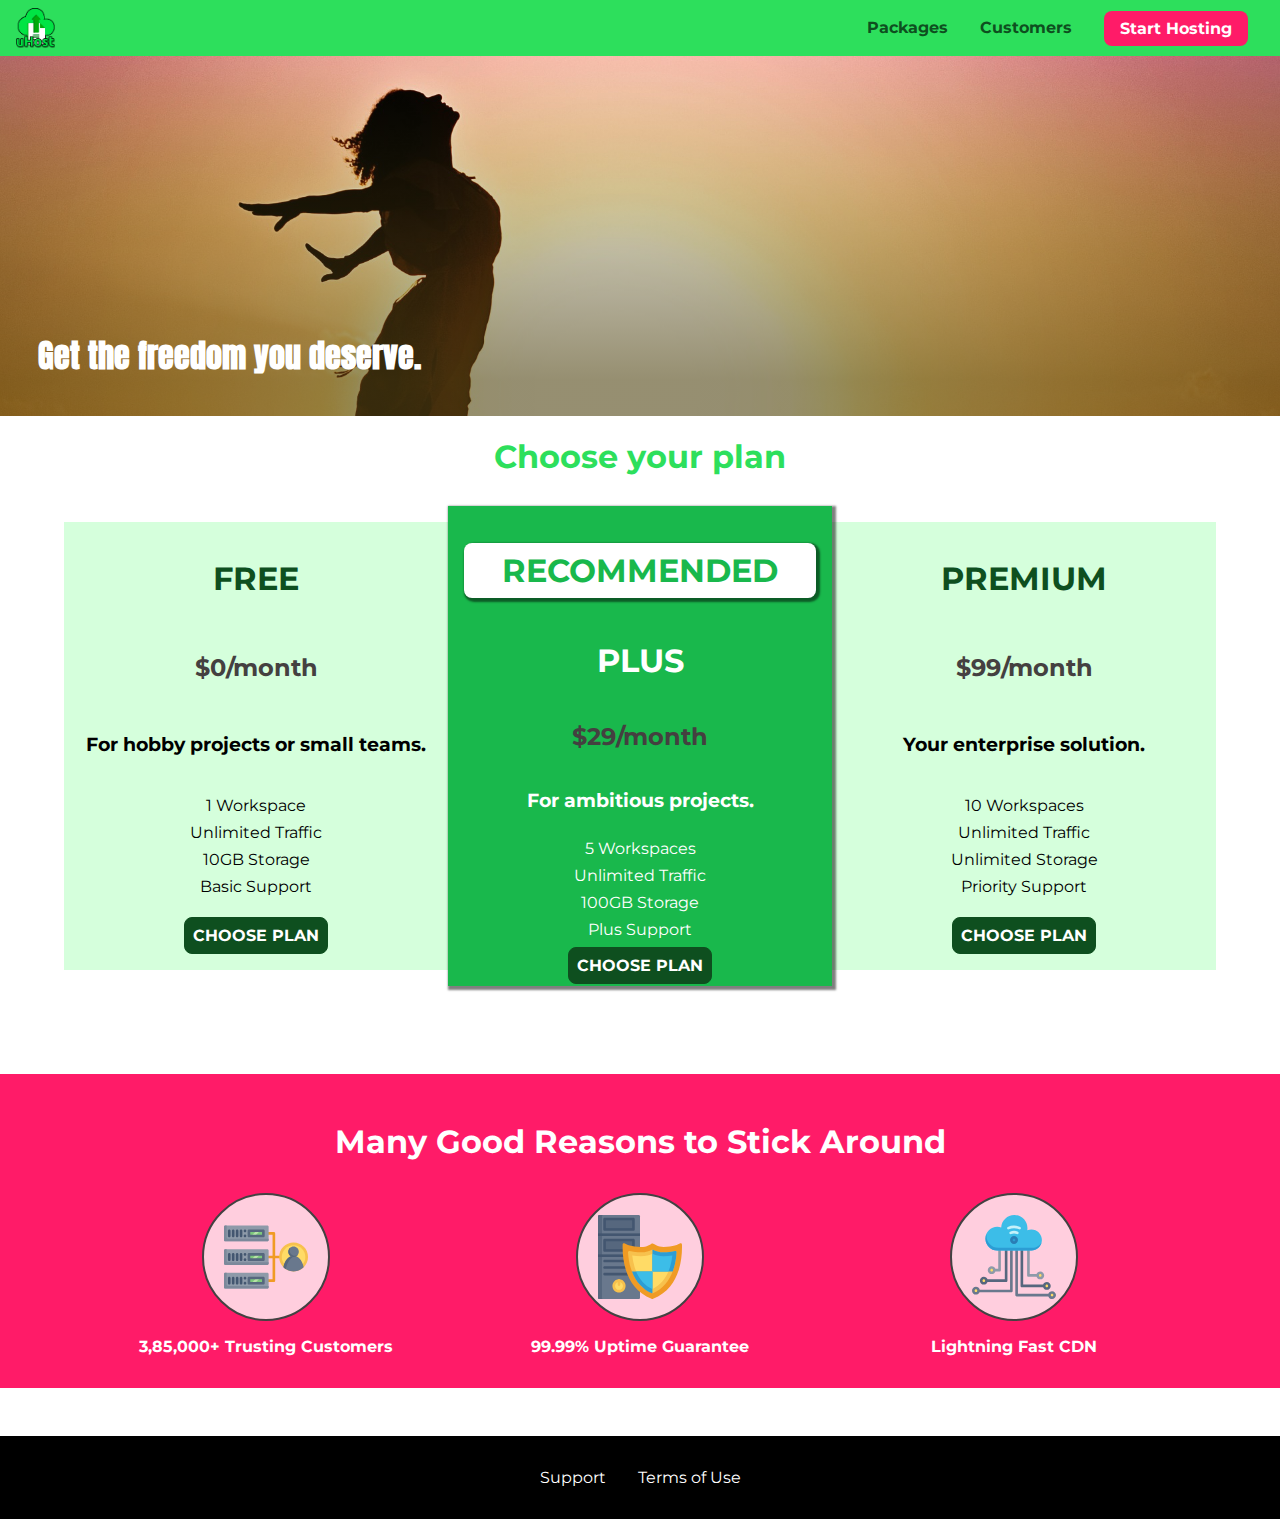
<file: index.html>
<!DOCTYPE html>
<html lang="en">
  <head>
    <meta charset="UTF-8" />
    <meta http-equiv="X-UA-Compatible" content="IE=edge" />
    <meta name="viewport" content="width=device-width, initial-scale=1.0" />
    <link rel="preconnect" href="https://fonts.googleapis.com" />
    <link rel="preconnect" href="https://fonts.gstatic.com" crossorigin />
    <link
      href="https://fonts.googleapis.com/css2?family=Anton&display=swap"
      rel="stylesheet"
    />
    <link
      href="https://fonts.googleapis.com/css2?family=Montserrat:wght@500&display=swap"
      rel="stylesheet"
    />
    <link rel="stylesheet" href="index.css" />
    <link rel="stylesheet" href="shared.css" />
    <title>uHost - Your favorite hosting company</title>
  </head>
  <body>
    <div class="backdrop"></div>
    <div class="modal">
      <h1 class="modal__title">Do you want to continue?</h1>
      <div class="modal__actions">
        <a href="./start-hosting/index.html" class="modal__action"> Yes!</a>
        <button class="modal__action modal__action--negative" type="button">
          No!
        </button>
      </div>
    </div>
    <header class="main-header">
      <div>
        <button class="toggle-button">
          <span class="toggle-button__bar"></span>
          <span class="toggle-button__bar"></span>
          <span class="toggle-button__bar"></span>
        </button>
        <a class="brand" href="index.html"
          ><img src="./uhost-icon.png" alt="uHost"
        /></a>
      </div>
      <nav class="nav-bar">
        <ul class="nav-items">
          <li class="nav-item">
            <a href="packages/index.html">Packages </a>
          </li>
          <li class="nav-item">
            <a href="customers/index.html"> Customers</a>
          </li>
          <li class="nav-item nav-item__cta">
            <a href="start-hosting/index.html">Start Hosting </a>
          </li>
        </ul>
      </nav>
    </header>
    <nav class="mobile-nav">
      <button class="mobile-nav__exit">X</button>
      <ul class="mobile-nav__items">
        <li class="mobile-nav__item">
          <a href="./packages/index.html">Packages</a>
        </li>
        <li class="mobile-nav__item">
          <a href="./customers/index.html">Customers</a>
        </li>
        <li class="mobile-nav__item mobile-nav_item--cta">
          <a href="./start-hosting/index.html">Start Hosting</a>
        </li>
      </ul>
    </nav>
    <main>
      <section id="product">
        <h1 class="title">Get the freedom you deserve.</h1>
      </section>
      <section id="plans-section">
        <h1 class="plan-header">Choose your plan</h1>
        <div class="plans-box">
          <article class="plans">
            <h1 class="plan-title">FREE</h1>
            <h2 class="plan-charge">$0/month</h2>
            <h3>For hobby projects or small teams.</h3>
            <ul class="plans-list">
              <li>1 Workspace</li>
              <li>Unlimited Traffic</li>
              <li>10GB Storage</li>
              <li>Basic Support</li>
            </ul>
            <div>
              <button class="button">CHOOSE PLAN</button>
            </div>
          </article>
          <article class="plans recommended">
            <h1 class="recommended-title">RECOMMENDED</h1>
            <h1 class="plan-title">PLUS</h1>
            <h2 class="plan-charge">$29/month</h2>
            <h3>For ambitious projects.</h3>
            <ul class="plans-list">
              <li>5 Workspaces</li>
              <li>Unlimited Traffic</li>
              <li>100GB Storage</li>
              <li>Plus Support</li>
            </ul>
            <div>
              <button class="button">CHOOSE PLAN</button>
            </div>
          </article>
          <article class="plans">
            <h1 class="plan-title">PREMIUM</h1>
            <h2 class="plan-charge">$99/month</h2>
            <h3>Your enterprise solution.</h3>
            <ul class="plans-list">
              <li>10 Workspaces</li>
              <li>Unlimited Traffic</li>
              <li>Unlimited Storage</li>
              <li>Priority Support</li>
            </ul>
            <div>
              <button class="button">CHOOSE PLAN</button>
            </div>
          </article>
        </div>
      </section>
      <section id="core-features">
        <h1>Many Good Reasons to Stick Around</h1>
        <ul class="core-features__list">
          <li>
            <div>
              <svg viewBox="0 0 512 512">
                <path
                  style="fill: #f09b24"
                  d="M344,248h-32V112c0-4.418-3.582-8-8-8h-40c-4.418,0-8,3.582-8,8s3.582,8,8,8h32v128h-32  c-4.418,0-8,3.582-8,8s3.582,8,8,8h32v128h-32c-4.418,0-8,3.582-8,8s3.582,8,8,8h40c4.418,0,8-3.582,8-8V264h32c4.418,0,8-3.582,8-8  S348.418,248,344,248z"
                />
                <path
                  style="fill: #8e9aa9"
                  d="M264,64H8c-4.418,0-8,3.582-8,8v80c0,4.418,3.582,8,8,8h256c4.418,0,8-3.582,8-8V72  C272,67.582,268.418,64,264,64z"
                />
                <path
                  style="fill: #7c899b"
                  d="M24,144c-4.418,0-8-3.582-8-8V64H8c-4.418,0-8,3.582-8,8v80c0,4.418,3.582,8,8,8h256  c4.418,0,8-3.582,8-8v-8H24z"
                />
                <rect
                  x="152"
                  y="96"
                  style="fill: #b8e3a8"
                  width="88"
                  height="32"
                />
                <g>
                  <polygon
                    style="fill: #7ec97d"
                    points="152,96 152,128 166,128 198,96  "
                  />
                  <polygon
                    style="fill: #7ec97d"
                    points="220,96 188,128 240,128 240,96  "
                  />
                </g>
                <path
                  style="fill: #56677e"
                  d="M240,136h-88c-4.418,0-8-3.582-8-8V96c0-4.418,3.582-8,8-8h88c4.418,0,8,3.582,8,8v32  C248,132.418,244.418,136,240,136z M160,120h72v-16h-72V120z"
                />
                <g>
                  <path
                    style="fill: #435670"
                    d="M32,136c-4.418,0-8-3.582-8-8V96c0-4.418,3.582-8,8-8s8,3.582,8,8v32C40,132.418,36.418,136,32,136z   "
                  />
                  <path
                    style="fill: #435670"
                    d="M56,136c-4.418,0-8-3.582-8-8V96c0-4.418,3.582-8,8-8s8,3.582,8,8v32C64,132.418,60.418,136,56,136z   "
                  />
                  <path
                    style="fill: #435670"
                    d="M80,136c-4.418,0-8-3.582-8-8V96c0-4.418,3.582-8,8-8s8,3.582,8,8v32C88,132.418,84.418,136,80,136z   "
                  />
                  <path
                    style="fill: #435670"
                    d="M104,136c-4.418,0-8-3.582-8-8V96c0-4.418,3.582-8,8-8s8,3.582,8,8v32   C112,132.418,108.418,136,104,136z"
                  />
                  <path
                    style="fill: #435670"
                    d="M128,105c-4.418,0-8-3.582-8-8v-1c0-4.418,3.582-8,8-8s8,3.582,8,8v1   C136,101.418,132.418,105,128,105z"
                  />
                  <path
                    style="fill: #435670"
                    d="M128,136c-4.418,0-8-3.582-8-8v-1c0-4.418,3.582-8,8-8s8,3.582,8,8v1   C136,132.418,132.418,136,128,136z"
                  />
                </g>
                <path
                  style="fill: #8e9aa9"
                  d="M264,208H8c-4.418,0-8,3.582-8,8v80c0,4.418,3.582,8,8,8h256c4.418,0,8-3.582,8-8v-80  C272,211.582,268.418,208,264,208z"
                />
                <path
                  style="fill: #7c899b"
                  d="M24,288c-4.418,0-8-3.582-8-8v-72H8c-4.418,0-8,3.582-8,8v80c0,4.418,3.582,8,8,8h256  c4.418,0,8-3.582,8-8v-8H24z"
                />
                <rect
                  x="152"
                  y="240"
                  style="fill: #b8e3a8"
                  width="88"
                  height="32"
                />
                <g>
                  <polygon
                    style="fill: #7ec97d"
                    points="152,240 152,272 166,272 198,240  "
                  />
                  <polygon
                    style="fill: #7ec97d"
                    points="220,240 188,272 240,272 240,240  "
                  />
                </g>
                <path
                  style="fill: #56677e"
                  d="M240,280h-88c-4.418,0-8-3.582-8-8v-32c0-4.418,3.582-8,8-8h88c4.418,0,8,3.582,8,8v32  C248,276.418,244.418,280,240,280z M160,264h72v-16h-72V264z"
                />
                <g>
                  <path
                    style="fill: #435670"
                    d="M32,280c-4.418,0-8-3.582-8-8v-32c0-4.418,3.582-8,8-8s8,3.582,8,8v32C40,276.418,36.418,280,32,280   z"
                  />
                  <path
                    style="fill: #435670"
                    d="M56,280c-4.418,0-8-3.582-8-8v-32c0-4.418,3.582-8,8-8s8,3.582,8,8v32C64,276.418,60.418,280,56,280   z"
                  />
                  <path
                    style="fill: #435670"
                    d="M80,280c-4.418,0-8-3.582-8-8v-32c0-4.418,3.582-8,8-8s8,3.582,8,8v32C88,276.418,84.418,280,80,280   z"
                  />
                  <path
                    style="fill: #435670"
                    d="M104,280c-4.418,0-8-3.582-8-8v-32c0-4.418,3.582-8,8-8s8,3.582,8,8v32   C112,276.418,108.418,280,104,280z"
                  />
                  <path
                    style="fill: #435670"
                    d="M128,249c-4.418,0-8-3.582-8-8v-1c0-4.418,3.582-8,8-8s8,3.582,8,8v1   C136,245.418,132.418,249,128,249z"
                  />
                  <path
                    style="fill: #435670"
                    d="M128,280c-4.418,0-8-3.582-8-8v-1c0-4.418,3.582-8,8-8s8,3.582,8,8v1   C136,276.418,132.418,280,128,280z"
                  />
                </g>
                <path
                  style="fill: #8e9aa9"
                  d="M264,352H8c-4.418,0-8,3.582-8,8v80c0,4.418,3.582,8,8,8h256c4.418,0,8-3.582,8-8v-80  C272,355.582,268.418,352,264,352z"
                />
                <path
                  style="fill: #7c899b"
                  d="M24,432c-4.418,0-8-3.582-8-8v-72H8c-4.418,0-8,3.582-8,8v80c0,4.418,3.582,8,8,8h256  c4.418,0,8-3.582,8-8v-8H24z"
                />
                <rect
                  x="152"
                  y="384"
                  style="fill: #b8e3a8"
                  width="88"
                  height="32"
                />
                <g>
                  <polygon
                    style="fill: #7ec97d"
                    points="152,384 152,416 166,416 198,384  "
                  />
                  <polygon
                    style="fill: #7ec97d"
                    points="220,384 188,416 240,416 240,384  "
                  />
                </g>
                <path
                  style="fill: #56677e"
                  d="M240,424h-88c-4.418,0-8-3.582-8-8v-32c0-4.418,3.582-8,8-8h88c4.418,0,8,3.582,8,8v32  C248,420.418,244.418,424,240,424z M160,408h72v-16h-72V408z"
                />
                <g>
                  <path
                    style="fill: #435670"
                    d="M32,424c-4.418,0-8-3.582-8-8v-32c0-4.418,3.582-8,8-8s8,3.582,8,8v32C40,420.418,36.418,424,32,424   z"
                  />
                  <path
                    style="fill: #435670"
                    d="M56,424c-4.418,0-8-3.582-8-8v-32c0-4.418,3.582-8,8-8s8,3.582,8,8v32C64,420.418,60.418,424,56,424   z"
                  />
                  <path
                    style="fill: #435670"
                    d="M80,424c-4.418,0-8-3.582-8-8v-32c0-4.418,3.582-8,8-8s8,3.582,8,8v32C88,420.418,84.418,424,80,424   z"
                  />
                  <path
                    style="fill: #435670"
                    d="M104,424c-4.418,0-8-3.582-8-8v-32c0-4.418,3.582-8,8-8s8,3.582,8,8v32   C112,420.418,108.418,424,104,424z"
                  />
                  <path
                    style="fill: #435670"
                    d="M128,393c-4.418,0-8-3.582-8-8v-1c0-4.418,3.582-8,8-8s8,3.582,8,8v1   C136,389.418,132.418,393,128,393z"
                  />
                  <path
                    style="fill: #435670"
                    d="M128,424c-4.418,0-8-3.582-8-8v-1c0-4.418,3.582-8,8-8s8,3.582,8,8v1   C136,420.418,132.418,424,128,424z"
                  />
                </g>
                <path
                  style="fill: #f7c14d"
                  d="M424,168c-48.523,0-88,39.477-88,88s39.477,88,88,88s88-39.477,88-88S472.523,168,424,168z"
                />
                <path
                  style="fill: #ffdb66"
                  d="M424,184c-39.701,0-72,32.299-72,72s32.299,72,72,72s72-32.299,72-72S463.701,184,424,184z"
                />
                <path
                  style="fill: #69788d"
                  d="M484.893,314.16C476.393,274.588,451.922,248,424,248s-52.393,26.588-60.893,66.16  c-0.605,2.82,0.354,5.749,2.511,7.664C381.731,336.124,402.465,344,424,344s42.269-7.876,58.381-22.176  C484.539,319.909,485.498,316.98,484.893,314.16z"
                />
                <path
                  style="fill: #56677e"
                  d="M434.053,249.171C430.768,248.403,427.411,248,424,248c-27.922,0-52.393,26.588-60.893,66.16  c-0.605,2.82,0.354,5.749,2.511,7.664c3.383,3.002,6.979,5.703,10.734,8.125C384.904,286.243,407.373,255.378,434.053,249.171z"
                />
                <path
                  style="fill: #69788d"
                  d="M424,192c-17.645,0-32,14.355-32,32s14.355,32,32,32s32-14.355,32-32S441.645,192,424,192z"
                />
                <path
                  style="fill: #56677e"
                  d="M432,248c-17.645,0-32-14.355-32-32c0-6.783,2.128-13.076,5.742-18.258  C397.444,203.53,392,213.138,392,224c0,17.645,14.355,32,32,32c10.862,0,20.471-5.444,26.258-13.742  C445.076,245.872,438.783,248,432,248z"
                />
              </svg>
            </div>
            <p>3,85,000+ Trusting Customers</p>
          </li>
          <li>
            <div>
              <svg viewBox="0 0 512 512">
                <path
                  style="fill: #69788d"
                  d="M248,0H8C3.582,0,0,3.582,0,8v496c0,4.418,3.582,8,8,8h240c4.418,0,8-3.582,8-8V8  C256,3.582,252.418,0,248,0z"
                />
                <path
                  style="fill: #56677e"
                  d="M24,504V8c0-4.418,3.582-8,8-8H8C3.582,0,0,3.582,0,8v496c0,4.418,3.582,8,8,8h24  C27.582,512,24,508.418,24,504z"
                />
                <g>
                  <rect
                    x="0"
                    y="112"
                    style="fill: #435670"
                    width="256"
                    height="16"
                  />
                  <rect
                    x="0"
                    y="240"
                    style="fill: #435670"
                    width="256"
                    height="16"
                  />
                </g>
                <path
                  style="fill: #f7c14d"
                  d="M128,392c-22.056,0-40,17.944-40,40s17.944,40,40,40s40-17.944,40-40S150.056,392,128,392z"
                />
                <path
                  style="fill: #ffdb66"
                  d="M128,408c-13.233,0-24,10.767-24,24s10.767,24,24,24s24-10.767,24-24S141.233,408,128,408z"
                />
                <path
                  style="fill: #f7c14d"
                  d="M128,392c-2.739,0-5.414,0.278-8,0.805V424c0,4.418,3.582,8,8,8c4.418,0,8-3.582,8-8v-31.195  C133.414,392.278,130.739,392,128,392z"
                />
                <g>
                  <path
                    style="fill: #435670"
                    d="M216,288H40c-4.418,0-8-3.582-8-8s3.582-8,8-8h176c4.418,0,8,3.582,8,8S220.418,288,216,288z"
                  />
                  <path
                    style="fill: #435670"
                    d="M216,328H40c-4.418,0-8-3.582-8-8s3.582-8,8-8h176c4.418,0,8,3.582,8,8S220.418,328,216,328z"
                  />
                  <path
                    style="fill: #435670"
                    d="M216,368H40c-4.418,0-8-3.582-8-8s3.582-8,8-8h176c4.418,0,8,3.582,8,8S220.418,368,216,368z"
                  />
                  <path
                    style="fill: #435670"
                    d="M216,16H40c-4.418,0-8,3.582-8,8v64c0,4.418,3.582,8,8,8h176c4.418,0,8-3.582,8-8V24   C224,19.582,220.418,16,216,16z"
                  />
                </g>
                <rect
                  x="48"
                  y="32"
                  style="fill: #56677e"
                  width="160"
                  height="48"
                />
                <path
                  style="fill: #435670"
                  d="M216,144H40c-4.418,0-8,3.582-8,8v64c0,4.418,3.582,8,8,8h176c4.418,0,8-3.582,8-8v-64  C224,147.582,220.418,144,216,144z"
                />
                <rect
                  x="48"
                  y="160"
                  style="fill: #56677e"
                  width="160"
                  height="48"
                />
                <path
                  style="fill: #f09b24"
                  d="M511.747,180.237c-0.194-6.537-8.107-10.107-13.135-5.894c-5.6,4.693-42.904,21.282-98.514,21.282  c-33.45,0-64.625-20.999-64.929-21.206c-2.9-1.991-6.764-1.85-9.512,0.346c-2.677,2.135-27.201,20.86-63.793,20.86  c-55.607,0-92.914-16.589-98.515-21.282c-5.028-4.211-12.941-0.645-13.135,5.894c-1.634,54.834,4.655,105.941,18.693,151.903  c12.096,39.604,29.759,74.047,52.497,102.373c27.538,34.304,62.743,59.882,104.66,76.045c3.069,1.918,6.757,1.921,9.83,0  c41.917-16.163,77.122-41.741,104.66-76.045c22.738-28.326,40.401-62.77,52.497-102.373  C507.092,286.179,513.381,235.071,511.747,180.237z"
                />
                <path
                  style="fill: #f7c14d"
                  d="M476.21,221.226c-1.953-1.631-4.568-2.235-7.036-1.628c-21.686,5.327-44.926,8.028-69.075,8.028  c-25.926,0-49.633-8.975-64.955-16.504c-2.307-1.134-5.016-1.091-7.284,0.116c-14.059,7.477-36.919,16.388-65.994,16.388  c-24.153,0-47.394-2.701-69.075-8.028c-5.155-1.268-10.221,2.966-9.894,8.261c2.077,33.693,7.668,65.635,16.616,94.935  c22.774,74.565,66.139,126.334,128.888,153.868c2.032,0.891,4.397,0.891,6.43,0c61.777-27.107,104.716-78.876,127.62-153.868  c8.948-29.3,14.539-61.241,16.616-94.935C479.224,225.319,478.163,222.856,476.21,221.226z"
                />
                <path
                  style="fill: #ffdb66"
                  d="M331.609,451.727c-52.604-25.289-89.304-70.987-109.144-135.944  c-6.532-21.39-11.162-44.336-13.82-68.447c17.133,2.852,34.952,4.291,53.22,4.291c29.394,0,53.376-7.793,69.978-15.561  c17.44,7.736,41.656,15.561,68.256,15.561c18.267,0,36.085-1.439,53.219-4.291c-2.659,24.112-7.288,47.06-13.82,68.448  C419.545,381.108,383.27,426.805,331.609,451.727z"
                />
                <g>
                  <path
                    style="fill: #2c9dd4"
                    d="M479.066,227.858c0.157-2.539-0.903-5.002-2.856-6.633s-4.568-2.235-7.036-1.628   c-21.686,5.327-44.926,8.028-69.075,8.028c-25.926,0-49.633-8.975-64.955-16.504c-1.057-0.52-2.2-0.78-3.345-0.806l-0.072,133.351   h123.601c2.556-6.746,4.933-13.702,7.123-20.874C471.398,293.493,476.989,261.552,479.066,227.858z"
                  />
                  <path
                    style="fill: #2c9dd4"
                    d="M206.658,343.667c24.153,63.42,65.028,108.108,121.743,132.995c1.031,0.452,2.147,0.673,3.263,0.666   l0.063-133.661H206.658z"
                  />
                </g>
                <g>
                  <path
                    style="fill: #3cbde8"
                    d="M439.497,315.783c6.532-21.389,11.161-44.336,13.82-68.448c-17.134,2.852-34.952,4.291-53.219,4.291   c-26.6,0-50.815-7.824-68.256-15.561l-0.116,107.601h97.758C433.179,334.807,436.524,325.518,439.497,315.783z"
                  />
                  <path
                    style="fill: #3cbde8"
                    d="M232.523,343.667c21.144,50.298,54.363,86.56,99.087,108.06l0.117-108.06H232.523z"
                  />
                </g>
              </svg>
            </div>
            <p>99.99% Uptime Guarantee</p>
          </li>
          <li>
            <div>
              <svg viewBox="0 0 512 512">
                <path
                  style="fill: #8e9aa9"
                  d="M168,200c-4.418,0-8,3.582-8,8v120h-17.376c-3.302-9.311-12.194-16-22.624-16  c-13.234,0-24,10.767-24,24s10.766,24,24,24c10.429,0,19.321-6.689,22.624-16H168c4.418,0,8-3.582,8-8V208  C176,203.582,172.418,200,168,200z"
                />
                <path
                  style="fill: #ffdb66"
                  d="M120,328c-4.411,0-8,3.589-8,8s3.589,8,8,8s8-3.589,8-8S124.411,328,120,328z"
                />
                <path
                  style="fill: #56677e"
                  d="M208,200c-4.418,0-8,3.582-8,8v184H94.624C91.322,382.689,82.43,376,72,376  c-13.234,0-24,10.767-24,24s10.766,24,24,24c10.429,0,19.321-6.689,22.624-16H208c4.418,0,8-3.582,8-8V208  C216,203.582,212.418,200,208,200z"
                />
                <path
                  style="fill: #ffdb66"
                  d="M72,392c-4.411,0-8,3.589-8,8s3.589,8,8,8s8-3.589,8-8S76.411,392,72,392z"
                />
                <path
                  style="fill: #69788d"
                  d="M240,208c-4.418,0-8,3.582-8,8v239H47.24c-2.671-10.34-12.078-18-23.24-18c-13.234,0-24,10.767-24,24  s10.766,24,24,24c9.666,0,18.009-5.747,21.809-14H240c4.418,0,8-3.582,8-8V216C248,211.582,244.418,208,240,208z"
                />
                <path
                  style="fill: #ffdb66"
                  d="M24,453c-4.411,0-8,3.589-8,8s3.589,8,8,8s8-3.589,8-8S28.411,453,24,453z"
                />
                <path
                  style="fill: #69788d"
                  d="M488,464c-10.429,0-19.321,6.689-22.624,16H280V208c0-4.418-3.582-8-8-8s-8,3.582-8,8v280  c0,4.418,3.582,8,8,8h193.376c3.302,9.311,12.194,16,22.624,16c13.234,0,24-10.767,24-24S501.234,464,488,464z"
                />
                <path
                  style="fill: #ffdb66"
                  d="M488,480c-4.411,0-8,3.589-8,8s3.589,8,8,8s8-3.589,8-8S492.411,480,488,480z"
                />
                <path
                  style="fill: #56677e"
                  d="M456,408c-10.429,0-19.321,6.689-22.624,16H312V208c0-4.418-3.582-8-8-8s-8,3.582-8,8v224  c0,4.418,3.582,8,8,8h129.376c3.302,9.311,12.194,16,22.624,16c13.234,0,24-10.767,24-24S469.234,408,456,408z"
                />
                <path
                  style="fill: #ffdb66"
                  d="M456,424c-4.411,0-8,3.589-8,8s3.589,8,8,8s8-3.589,8-8S460.411,424,456,424z"
                />
                <path
                  style="fill: #8e9aa9"
                  d="M416,344c-10.429,0-19.321,6.689-22.624,16H352V208c0-4.418-3.582-8-8-8s-8,3.582-8,8v160  c0,4.418,3.582,8,8,8h49.376c3.302,9.311,12.194,16,22.624,16c13.234,0,24-10.767,24-24S429.234,344,416,344z"
                />
                <path
                  style="fill: #ffdb66"
                  d="M416,360c-4.411,0-8,3.589-8,8s3.589,8,8,8s8-3.589,8-8S420.411,360,416,360z"
                />
                <path
                  style="fill: #3cbde8"
                  d="M362,88c-8.741,0-17.231,1.751-25.06,5.085C337.646,88.797,338,84.43,338,80  c0-44.112-35.888-80-80-80c-42.823,0-77.895,33.816-79.909,76.149C170.393,73.415,162.244,72,154,72c-39.701,0-72,32.299-72,72  s32.299,72,72,72h208c35.29,0,64-28.71,64-64S397.29,88,362,88z"
                />
                <path
                  style="fill: #2c9dd4"
                  d="M368,200H160c-39.701,0-72-32.299-72-72c0-5.863,0.721-11.559,2.05-17.019  C84.918,120.88,82,132.102,82,144c0,39.701,32.299,72,72,72h208c30.389,0,55.88-21.296,62.379-49.743  C413.565,186.327,392.352,200,368,200z"
                />
                <path
                  style="fill: #2a7db5"
                  d="M256,128c-13.234,0-24,10.767-24,24s10.766,24,24,24c13.233,0,24-10.767,24-24S269.233,128,256,128z"
                />
                <path
                  style="fill: #2c9dd4"
                  d="M256,144c-4.411,0-8,3.589-8,8s3.589,8,8,8c4.411,0,8-3.589,8-8S260.411,144,256,144z"
                />
                <g>
                  <path
                    style="fill: #c5f1fa"
                    d="M221.755,87.695c-2.994,0-5.864-1.688-7.233-4.572c-1.894-3.991-0.194-8.763,3.798-10.657   C230.157,66.849,242.834,64,256,64c13.166,0,25.844,2.849,37.68,8.466c3.992,1.895,5.692,6.666,3.798,10.657   s-6.666,5.692-10.657,3.798C277.144,82.328,266.774,80,256,80c-10.774,0-21.144,2.328-30.821,6.921   C224.072,87.446,222.904,87.695,221.755,87.695z"
                  />
                  <path
                    style="fill: #c5f1fa"
                    d="M276.545,116.618c-1.148,0-2.316-0.249-3.424-0.774C267.745,113.293,261.985,112,256,112   c-5.985,0-11.745,1.293-17.121,3.844c-3.991,1.895-8.763,0.192-10.657-3.798c-1.894-3.992-0.193-8.764,3.798-10.657   C239.557,97.813,247.625,96,256,96c8.376,0,16.444,1.813,23.98,5.389c3.991,1.894,5.692,6.665,3.798,10.657   C282.41,114.93,279.539,116.618,276.545,116.618z"
                  />
                </g>
              </svg>
            </div>
            <p>Lightning Fast CDN</p>
          </li>
        </ul>
      </section>
    </main>
    <footer class="main-footer">
      <nav claass="footer-nav">
        <ul class="footer-nav__list">
          <li><a href="#">Support</a></li>
          <li><a href="#">Terms of Use</a></li>
        </ul>
      </nav>
    </footer>
    <script src="./shared.js"></script>
  </body>
</html>
</file>
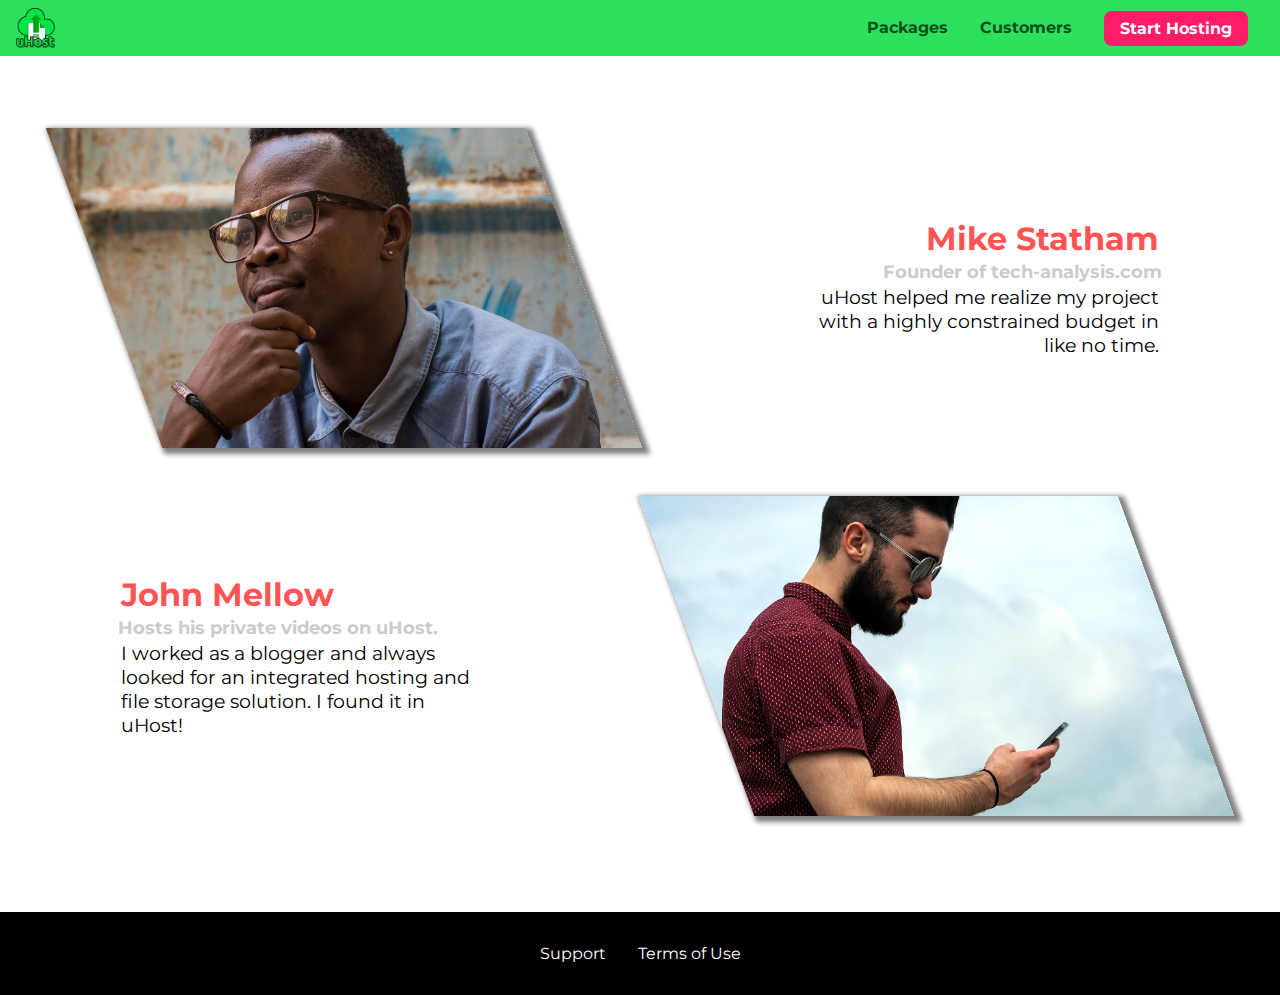
<file: customers/index.html>
<!DOCTYPE html>
<html lang="en">
  <head>
    <meta charset="UTF-8" />
    <meta name="viewport" content="width=device-width, initial-scale=1.0" />
    <meta http-equiv="X-UA-Compatible" content="ie=edge" />
    <title>uHost Customers</title>
    <link rel="shortcut icon" href="../favicon.png" />
    <link
      href="https://fonts.googleapis.com/css?family=Anton|Montserrat:400,700"
      rel="stylesheet"
    />
    <link
      href="https://fonts.googleapis.com/css2?family=Anton&display=swap"
      rel="stylesheet"
    />
    <link rel="stylesheet" href="../shared.css" />
    <link rel="stylesheet" href="customers.css" />
  </head>

  <body>
    <div class="backdrop"></div>

    <header class="main-header">
      <div>
        <button class="toggle-button">
          <span class="toggle-button__bar"></span>
          <span class="toggle-button__bar"></span>
          <span class="toggle-button__bar"></span>
        </button>
        <a class="brand" href="../index.html"
          ><img src="../uhost-icon.png" alt="uHost"
        /></a>
      </div>
      <nav class="nav-bar">
        <ul class="nav-items">
          <li class="nav-item">
            <a href="../packages/index.html">Packages </a>
          </li>
          <li class="nav-item">
            <a href="./index.html"> Customers</a>
          </li>
          <li class="nav-item nav-item__cta">
            <a href="../start-hosting/index.html">Start Hosting </a>
          </li>
        </ul>
      </nav>
    </header>
    <nav class="mobile-nav">
      <button class="mobile-nav__exit">X</button>
      <ul class="mobile-nav__items">
        <li class="mobile-nav__item">
          <a href="../packages/index.html">Packages</a>
        </li>
        <li class="mobile-nav__item">
          <a href="./index.html">Customers</a>
        </li>
        <li class="mobile-nav__item mobile-nav_item--cta">
          <a href="../start-hosting/index.html">Start Hosting</a>
        </li>
      </ul>
    </nav>
    <main>
      <div>
        <div class="testimonial" id="customer-1">
          <div class="testimonial__image-container">
            <img
              src="./customer-1.jpg"
              alt="Mike Statham - Customer"
              class="testimonial__image"
            />
          </div>
          <div class="testimonial__info">
            <h1 class="testimonial__name">Mike Statham</h1>
            <h2 class="testimonial__subtitle">
              Founder of
              <a href="tech-analysis.com">tech-analysis.com</a>
            </h2>
            <p class="testimonial__text">
              uHost helped me realize my project with a highly constrained
              budget in like no time.
            </p>
          </div>
        </div>
        <div class="testimonial" id="customer-2">
          <div class="testimonial__info">
            <h1 class="testimonial__name">John Mellow</h1>
            <h2 class="testimonial__subtitle">
              Hosts his private videos on uHost.
            </h2>
            <p class="testimonial__text">
              I worked as a blogger and always looked for an integrated hosting
              and file storage solution. I found it in uHost!
            </p>
          </div>
          <div class="testimonial__image-container">
            <img
              src="./customer-2.jpg"
              alt="John Mellow - Customer"
              class="testimonial__image"
            />
          </div>
        </div>
      </div>
    </main>
    <footer class="main-footer">
      <nav claass="footer-nav">
        <ul class="footer-nav__list">
          <li><a href="#">Support</a></li>
          <li><a href="#">Terms of Use</a></li>
        </ul>
      </nav>
    </footer>
    <script src="../shared.js"></script>
  </body>
</html>
</file>
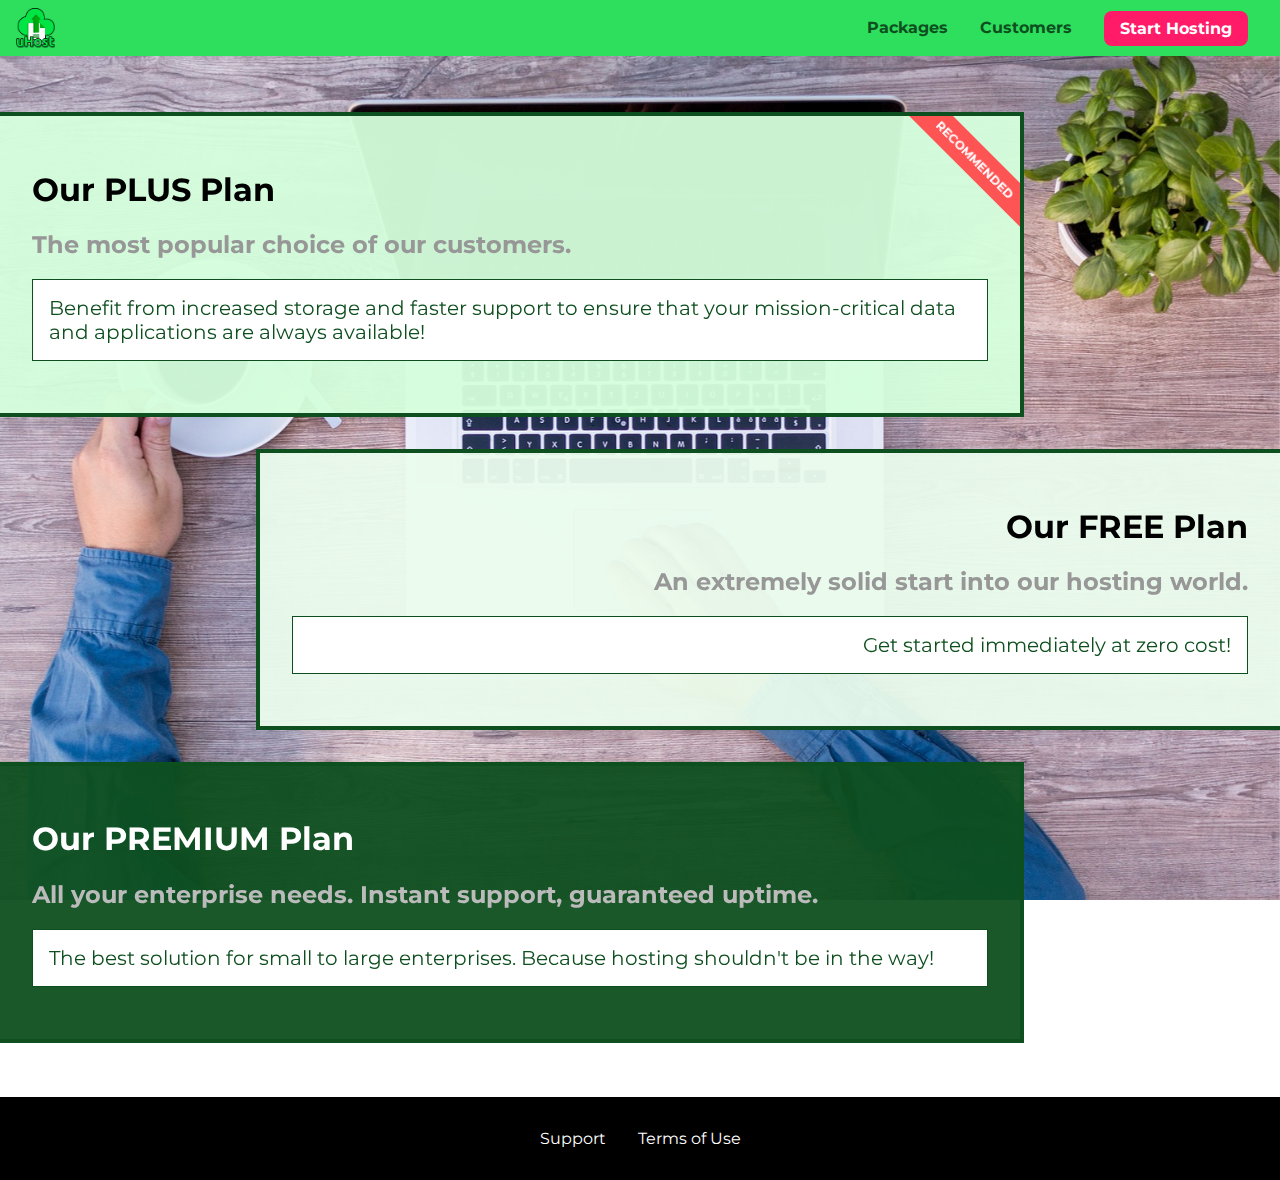
<file: packages/index.html>
<!DOCTYPE html>
<html lang="en">
  <head>
    <meta charset="UTF-8" />
    <meta http-equiv="X-UA-Compatible" content="IE=edge" />
    <meta name="viewport" content="width=device-width, initial-scale=1.0" />
    <link rel="preconnect" href="https://fonts.googleapis.com" />
    <link rel="preconnect" href="https://fonts.gstatic.com" crossorigin />
    <link
      href="https://fonts.googleapis.com/css2?family=Montserrat:wght@500&display=swap"
      rel="stylesheet"
    />
    <link rel="stylesheet" href="../shared.css" />
    <link rel="stylesheet" href="./packages.css" />
    <title>uHost - Your favorite hosting company</title>
  </head>
  <body>
    <div class="backdrop"></div>
    <div class="background-image"></div>
    <header class="main-header">
      <div>
        <button class="toggle-button">
          <span class="toggle-button__bar"></span>
          <span class="toggle-button__bar"></span>
          <span class="toggle-button__bar"></span>
        </button>
        <a class="brand" href="../index.html"
          ><img src="../uhost-icon.png" alt="uHost"
        /></a>
      </div>
      <nav class="nav-bar">
        <ul class="nav-items">
          <li class="nav-item">
            <a href="index.html">Packages </a>
          </li>
          <li class="nav-item">
            <a href="../customers/index.html"> Customers</a>
          </li>
          <li class="nav-item nav-item__cta">
            <a href="../start-hosting/index.html">Start Hosting </a>
          </li>
        </ul>
      </nav>
    </header>
    <nav class="mobile-nav">
      <button class="mobile-nav__exit">X</button>
      <ul class="mobile-nav__items">
        <li class="mobile-nav__item">
          <a href="index.html">Packages</a>
        </li>
        <li class="mobile-nav__item">
          <a href="../customers/index.html">Customers</a>
        </li>
        <li class="mobile-nav__item mobile-nav_item--cta">
          <a href="../start-hosting/index.html">Start Hosting</a>
        </li>
      </ul>
    </nav>
    <main>
      <section class="package-plan" id="plus">
        <a href="#">
          <h1>Our PLUS Plan</h1>
          <h2 class="package-badge">RECOMMENDED</h2>
          <h2>The most popular choice of our customers.</h2>
          <p>
            Benefit from increased storage and faster support to ensure that
            your mission-critical data and applications are always available!
          </p>
        </a>
      </section>
      <section class="package-plan" id="free">
        <a href="#">
          <h1>Our FREE Plan</h1>
          <h2>An extremely solid start into our hosting world.</h2>
          <p>Get started immediately at zero cost!</p>
        </a>
      </section>
      <div class="clearfix"></div>
      <section class="package-plan" id="premium">
        <a href="#">
          <h1>Our PREMIUM Plan</h1>
          <h2>
            All your enterprise needs. Instant support, guaranteed uptime.
          </h2>
          <p>
            The best solution for small to large enterprises. Because hosting
            shouldn't be in the way!
          </p>
        </a>
      </section>
    </main>
    <footer class="main-footer">
      <nav claass="footer-nav">
        <ul class="footer-nav__list">
          <li><a href="#">Support</a></li>
          <li><a href="#">Terms of Use</a></li>
        </ul>
      </nav>
    </footer>
    <script src="../shared.js"></script>
  </body>
</html>
</file>
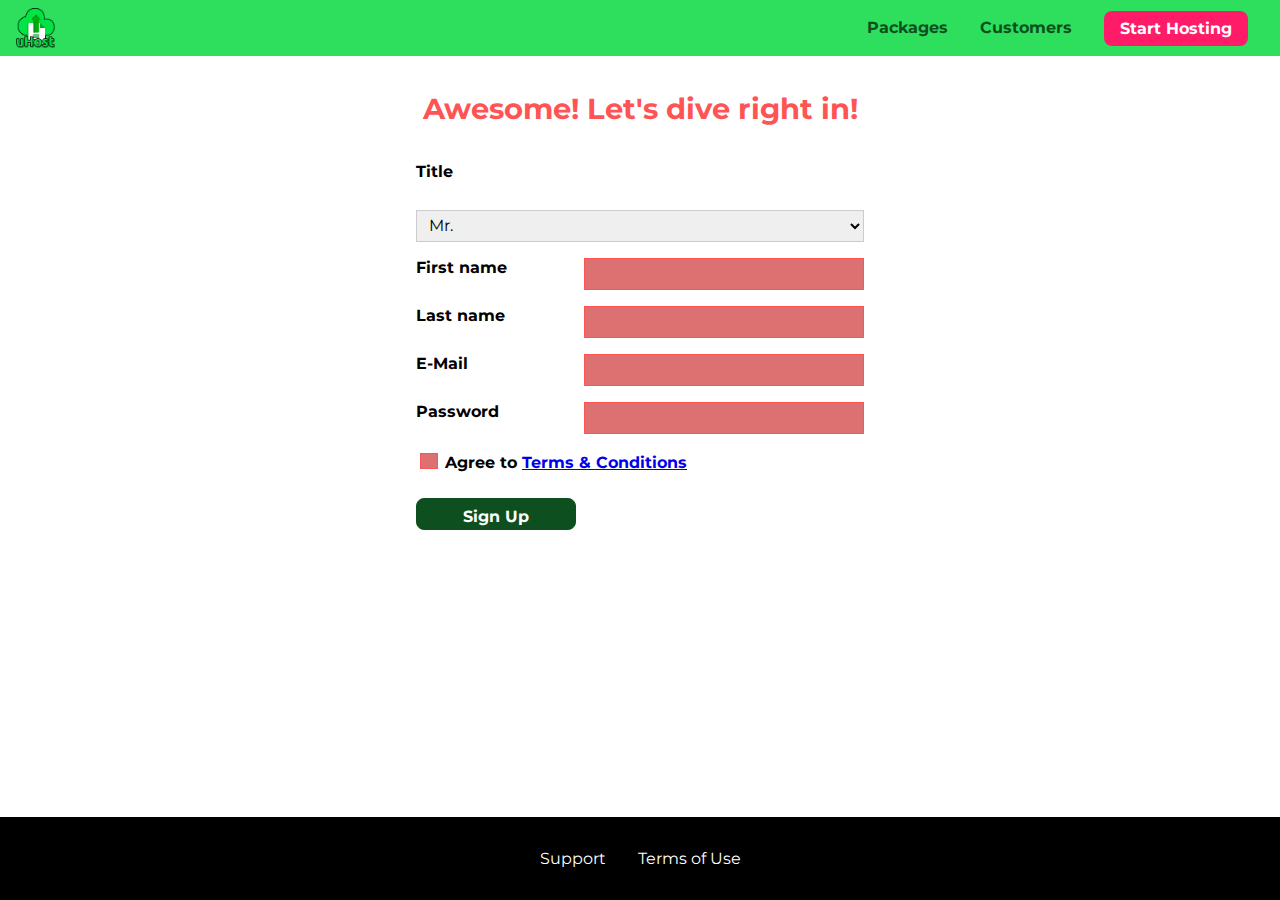
<file: start-hosting/index.html>
<!DOCTYPE html>
<html lang="en">
  <head>
    <meta charset="UTF-8" />
    <meta http-equiv="X-UA-Compatible" content="IE=edge" />
    <meta name="viewport" content="width=device-width, initial-scale=1.0" />
    <link rel="preconnect" href="https://fonts.googleapis.com" />
    <link rel="preconnect" href="https://fonts.gstatic.com" crossorigin />
    <link
      href="https://fonts.googleapis.com/css2?family=Montserrat:wght@500&display=swap"
      rel="stylesheet"
    />
    <link rel="stylesheet" href="../shared.css" />
    <link rel="stylesheet" href="./start-hosting.css" />
    <title>Start Hosting</title>
  </head>
  <body>
    <div class="backdrop"></div>
    <header class="main-header">
      <div>
        <button class="toggle-button">
          <span class="toggle-button__bar"></span>
          <span class="toggle-button__bar"></span>
          <span class="toggle-button__bar"></span>
        </button>
        <a class="brand" href="../index.html"
          ><img src="../uhost-icon.png" alt="uHost"
        /></a>
      </div>
      <nav class="nav-bar">
        <ul class="nav-items">
          <li class="nav-item">
            <a href="../packages/index.html">Packages </a>
          </li>
          <li class="nav-item">
            <a href="../customers/index.html"> Customers</a>
          </li>
          <li class="nav-item nav-item__cta">
            <a href="index.html">Start Hosting </a>
          </li>
        </ul>
      </nav>
    </header>
    <nav class="mobile-nav">
      <button class="mobile-nav__exit">X</button>
      <ul class="mobile-nav__items">
        <li class="mobile-nav__item">
          <a href="../packages/index.html">Packages</a>
        </li>
        <li class="mobile-nav__item">
          <a href="../customers/index.html">Customers</a>
        </li>
        <li class="mobile-nav__item mobile-nav_item--cta">
          <a href="index.html">Start Hosting</a>
        </li>
      </ul>
    </nav>
    <main class="signup-page">
      <h1 class="signup-title">Awesome! Let's dive right in!</h1>
      <form action="index.html" class="signup-form">
        <label for="title">Title</label>
        <select id="title">
          <option value="mr">Mr.</option>
          <option value="ms">Ms.</option>
        </select>
        <label for="first-name">First name</label>
        <input type="text" id="first-name" required />
        <label for="last-name">Last name</label>
        <input type="text" id="last-name" required />
        <label for="email">E-Mail</label>
        <input type="email" id="email" required />
        <label for="password">Password</label>
        <input type="password" id="password" required />

        <div class="signup-form__checkbox">
          <input type="checkbox" id="agree-terms" required />
          <label for="agree-terms"
            >Agree to
            <a href="#">Terms &amp; Conditions</a>
          </label>
        </div>

        <button type="submit" class="button">Sign Up</button>
      </form>
    </main>
    <footer class="main-footer">
      <nav claass="footer-nav">
        <ul class="footer-nav__list">
          <li><a href="#">Support</a></li>
          <li><a href="#">Terms of Use</a></li>
        </ul>
      </nav>
    </footer>
    <script src="../shared.js"></script>
  </body>
</html>
</file>
<file: index.css>
#product {
  background: linear-gradient(to top, rgba(80, 68, 18, 0.6) 10%, transparent),
    url("freedom.jpg") center / cover no-repeat border-box, #ff1b68;

  height: 33vh;
  width: 100%;
  /* overflow-x: hidden; */

  position: relative;
}
h1.title {
  font-family: "Anton", sans-serif;
  color: #ffffff;
  position: absolute;
  bottom: 4%;
  left: 3%;
  font-size: 1.3rem;
}
@media (min-width: 40rem) {
  #product {
    height: 40vh;
    background-position: 50% 25%;
  }
  h1.title {
    font-size: 2rem;
  }
}

.modal {
  position: fixed;
  opacity: 0;
  transform: translateY(-3rem);
  transition: opacity 0.2s ease-out, transform 0.5s ease-out;
  z-index: 200;
  top: 20%;
  left: 25%;
  width: 50%;
  min-width: 11rem;
  background: white;
  padding: 1rem;
  border: 1px solid #ccc;
  box-shadow: 1px 1px 1px rgba(0, 0, 0, 0.5);
}

.modal__title {
  text-align: center;
  margin: 0 0 1rem 0;
}

.modal__actions {
  text-align: center;
}

.modal__action {
  border: 1px solid #0e4f1f;
  background: #0e4f1f;
  text-decoration: none;
  color: white;
  font: inherit;
  padding: 0.5rem 1rem;
  cursor: pointer;
}

.modal__action:hover,
.modal__action:active {
  background: #2ddf5c;
  border-color: #2ddf5c;
}

.modal__action--negative {
  background: red;
  border-color: red;
}

.modal__action--negative:hover,
.modal__action--negative:active {
  background: #ff5454;
  border-color: #ff5454;
}

.plan-header {
  color: #2ddf5c;
  text-align: center;
}

.plans {
  background: #d5ffdc;
  text-align: center;
  padding: 1rem;
  margin: 0.5rem 0;
  width: 100%;
}
.plan-title {
  color: #0e4f1f;
}
.plan-charge {
  color: rgb(68, 64, 64);
}
.recommended {
  background: #19b84c;
  color: white;
}
.recommended-title {
  background: white;
  color: #19b84c;
  padding: 0.5rem;
  box-shadow: 2px 2px 2px 2px rgba(0, 0, 0, 0.5);
  border-radius: 8px;
}
.recommended .plan-title {
  color: white;
}
.plans-list {
  list-style: none;
  margin: 0;
  padding: 0;
}
.plans-list li {
  margin: 0.5rem;
}
@media (min-width: 40rem) {
  .plans-box {
    width: 100%;
    display: flex;
    align-items: center;
    justify-content: center;
  }
  .plans {
    display: flex;
    width: 30%;
    /* margin: 0.5rem; */
    flex-direction: column;
    justify-content: space-between;
    min-width: 13rem;
    max-width: 25rem;
    height: 28rem;
  }
  .recommended {
    box-shadow: 2px 2px 2px 2px rgba(0, 0, 0, 0.5);
    height: 30rem;
    z-index: 50;
  }
}
#core-features {
  background: #ff1b68;
  padding: 1rem;
  margin-top: 5rem;
  color: white;
  font-weight: bold;
  text-align: center;
}
#core-features h1 {
  margin: 2rem;
}
.core-features__list {
  margin: 0;
  padding: 0;
  list-style: none;
}
#core-features div {
  background: #ffcede;
  border-radius: 50%;
  border: 2px solid #424242;
  width: 8rem;
  height: 8rem;
  margin: auto;
  padding: 1.25rem;
}

@media (min-width: 40rem) {
  .core-features__list {
    display: flex;
    align-items: center;
    justify-content: center;
  }
  .core-features__list li {
    width: 30%;
    max-width: 25rem;
  }
}
</file>
<file: shared.css>
:root {
  --dark-green: #0e4f1f;
  --bright-red: #ff1b68;
}
* {
  box-sizing: border-box;
}
html {
  height: 100%;
}
body {
  font-family: "Montserrat", sans-serif;
  margin: 0;
  display: grid;
  grid-template-rows: 3.5rem auto fit-content(8rem);
  grid-template-areas: "header" "main" "footer";
  height: 100%;
}
main {
  grid-area: main;
}
.backdrop {
  position: fixed;
  display: none;
  top: 0;
  left: 0;
  z-index: 100;
  height: 100vh;
  width: 100vw;
  background: rgba(0, 0, 0, 0.5);
}
.main-header {
  background: #2ddf5c;
  width: 100%;
  position: fixed;
  padding: 0.5rem 1rem;
  z-index: 60;
  top: 0;
  left: 0;
  display: flex;
  align-items: center;
  justify-content: space-between;
}

.toggle-button {
  width: 2.5rem;
  background: transparent;
  border: none;
  cursor: pointer;
  margin: 0 0.2rem;
  padding-top: 0;
  padding-bottom: 0;
  vertical-align: middle;
}
.toggle-button:active,
.toggle-button:hover {
  background-color: #ccc;
}

.toggle-button:focus {
  outline: none;
}

.toggle-button__bar {
  width: 100%;
  height: 0.2rem;
  background: var(--dark-green, #0e4f1f);
  display: block;
  margin: 0.3rem 0;
}
@media (min-width: 40rem) {
  .toggle-button {
    display: none;
  }
}
.nav-bar {
  display: none;
}
.brand img {
  height: 2.5rem;
  vertical-align: middle;
}
.brand:hover {
  color: white;
}

.nav-item a,
.mobile-nav__item a {
  text-decoration: none;
  color: var(--dark-green, #0e4f1f);
  padding: 0.2rem 0;
  font-weight: bold;
}
.nav-item a:hover,
.nav-item a:active {
  color: white;
  border-bottom: 3px solid white;
}
.nav-item__cta {
  animation: shake 200ms 3s 8;
}
.nav-item__cta a,
.mobile-nav_item--cta a {
  color: white;
  background: var(--bright-red, #ff1b68);
  padding: 0.5rem 1rem;
  border-radius: 8px;
}
.nav-item__cta a:hover,
.nav-item__cta a:active,
.mobile-nav_item--cta a:hover,
.mobile-nav_item--cta a:active {
  color: var(--bright-red, #ff1b68);
  background: #ffffff;
  border: none;
}
.mobile-nav {
  display: none;
  opacity: 0;
  transform: translateX(-1rem);
  transition: opacity 0.2s ease-out, transform 0.3s ease-out;
  position: fixed;
  z-index: 101;
  top: 0;
  left: 0;
  background: white;
  width: 80%;
  height: 100vh;
}
.mobile-nav__exit {
  position: relative;
  left: 85%;
  bottom: 40%;
  font: inherit;
  font-size: 2rem;
  border: none;
  background: none;
}
.mobile-nav__exit:hover {
  font-weight: bolder;
}
.mobile-nav__items {
  width: 80%;
  height: 100%;
  list-style: none;
  padding: 0;
  display: flex;
  flex-direction: column;
  align-items: center;
  justify-content: center;
}

.mobile-nav__item {
  margin: 1rem 0;
}

.mobile-nav__item a {
  font-size: 1.5rem;
}
@media (min-width: 40rem) {
  .nav-bar {
    display: flex;
  }
  .nav-items {
    margin: 0;
    padding: 0;
    list-style: none;
    display: flex;
  }

  .nav-item {
    margin: 0 1rem;
  }
}
.button {
  background: var(--dark-green, #0e4f1f);
  color: white;
  font: inherit;
  border: 1.5px solid var(--dark-green, #0e4f1f);
  padding: 0.5rem;
  border-radius: 8px;
  font-weight: bold;
  cursor: pointer;
}
.button:hover,
.button:active {
  color: var(--dark-green, #0e4f1f);
  background: white;
}
.main-footer {
  background: black;
  padding: 2rem;
  margin-top: 3rem;
  grid-area: footer;
}

.footer-nav__list {
  list-style: none;
  margin: 0;
  padding: 0;
  display: flex;
  flex-direction: column;
  align-items: center;
  justify-content: center;
}
.footer-nav__list li {
  margin: 0.5rem 0;
}

.footer-nav__list li a {
  color: white;
  text-decoration: none;
}
.footer-nav__list li a:hover,
.footer-nav__list li a:active {
  color: #ccc;
}
@media (min-width: 40rem) {
  .footer-nav__list {
    flex-direction: row;
  }
  .footer-nav__list li {
    margin: 0 1rem;
  }
}
.open {
  display: block !important;
  opacity: 1 !important;
  transform: translateY(0) !important;
}
.sideMenuOpen {
  display: flex !important;
  opacity: 1;
  transform: translateX(0);
}
@keyframes shake {
  0% {
    transform: rotateZ(0);
  }
  50% {
    transform: rotateZ(-10deg);
  }
  100% {
    transform: rotateZ(10deg);
  }
}
</file>
<file: customers/customers.css>
main {
  padding-top: 1.5rem;
}
.testimonial {
  font-size: 1.2rem;
}

.testimonial__image-container {
  width: 60%;
  max-width: 30rem;
  box-shadow: 3px 3px 5px 3px rgba(0, 0, 0, 0.5);
  transform: skewX(20deg);
  overflow: hidden;
}
#customer-1:hover .testimonial__image-container,
#customer-2:hover .testimonial__image-container {
  animation: flip 1s ease-out forwards;
}
.testimonial__image {
  width: 100%;
  vertical-align: top;
  transform: skewX(-20deg) scale(1.3);
}
.testimonial__info {
  text-align: right;
  padding: 0.87rem;
}

#customer-2.testimonial {
  text-align: right;
}

#customer-2 .testimonial__info {
  text-align: left;
}

.testimonial__name {
  margin: 0.18rem;
  color: #ff5454;
  font-size: 2rem;
}

.testimonial__subtitle {
  margin: 0;
  font-size: 1.1rem;
  color: #ccc;
}

.testimonial__subtitle a {
  color: inherit;
  text-decoration: none;
}

.testimonial__subtitle a:hover,
.testimonial__subtitle a:active {
  color: #7a7a7a;
}

.testimonial__text {
  margin: 0.18rem;
}
@media (min-width: 40rem) {
  .testimonial {
    display: flex;
    align-items: center;
    justify-content: space-around;
    margin: 3rem auto;
    max-width: 1500px;
  }

  .testimonial__list {
    width: 80%;
    margin: auto;
  }
  .testimonial__image-container {
    width: 66%;
  }
  .testimonial__info {
    width: 30%;
  }
}

@keyframes flip {
  0% {
    transform: rotateY(0) skew(20deg);
  }
  50% {
    transform: rotateY(160deg) skew(20deg);
  }
  100% {
    transform: rotate(360deg) skew(20deg);
  }
}
</file>
<file: packages/packages.css>
main {
  padding-top: 1.9rem;
}
.background-image {
  background: url("./plans-background.jpg") center/cover;
  width: 100vw;
  height: 100vh;
  position: fixed;
  padding: 3rem;
  z-index: -1;
}
.package-plan {
  border: 4px solid #0e4f1f;
  border-left: none;
  margin: 1rem 0;
  width: 80%;
  position: relative;
  top: 0.62rem;
  overflow: hidden;
}
.package-plan:hover,
.package-plan:active {
  box-shadow: 2px 2px 4px rgba(0, 0, 0, 0.5);
  border-color: #ff5454;
  animation: pushup 500ms ease-out forwards;
}
.package-plan a {
  text-decoration: none;
  display: block;
  color: inherit;
  padding: 2rem;
}
.package-plan h1 {
  color: black;
  font-weight: bold;
}

.package-plan h2 {
  color: #979797;
}
h2.package-badge {
  color: white;
  position: absolute;
  margin: 0;
  top: 0;
  right: 0;
  font-size: 0.75rem;
  background: #ff5454;
  padding: 0.5rem;
  transform: rotateZ(45deg) translateX(3.5rem) translateY(-1rem);
  width: 12rem;
  text-align: center;
}
.package-plan p {
  border: 1px solid #0e4f1f;
  padding: 1rem;
  font-size: 1.25rem;
  background: white;
  color: #0e4f1f;
}
.clearfix {
  clear: both;
}
#plus {
  background: rgba(213, 255, 220, 0.95);
}

#free {
  background: rgba(234, 252, 237, 0.95);
  float: right;
  border-right: none;
  border-left: 4px solid #0e4f1f;
  text-align: right;
}
#free:hover,
#free:active {
  border-color: #ff5454;
}
#premium {
  background: rgba(14, 79, 31, 0.95);
}
#premium h1 {
  color: white;
}
#premium h2 {
  color: #bbb;
}

@media (min-width: 40rem) {
  main {
    max-width: 1500px;
    margin-left: auto;
    margin-right: auto;
  }
}
@media (min-width: 1500px) {
  .package-plan {
    border-left: 4px solid #0e4f1f;
  }
  #free {
    border-right: 4px solid #0e4f1f;
  }
}
@keyframes pushup {
  0% {
    transform: translateY(0);
  }
  33% {
    transform: translateY(-1.5rem);
  }
  100% {
    transform: translateY(-1rem);
  }
}
</file>
<file: start-hosting/start-hosting.css>
main {
  padding: 1rem;
}
.signup-title {
  text-align: center;
  font-size: 1.8rem;
  color: #ff5454;
}
.signup-form {
  padding: 1rem;
  display: grid;
  grid-auto-rows: 2rem;
  grid-row-gap: 0.5rem;
}
.signup-form label {
  font-weight: bold;
}
.signup-form label,
.signup-form input,
.signup-form select {
  display: block;
  width: 100%;
}
.signup-form input:focus:not([type="checkbox"]),
.signup-form select:focus {
  outline: none;
  border: 1px solid #2ddf5c;
  background: #d8f3df;
}
.signup-form input[id="agree-terms"],
.signup-form label[for="agree-terms"] {
  display: inline-block;
  width: auto;
  vertical-align: bottom;
}
.signup-form input,
.signup-form select {
  border: 1px solid #ccc;
  padding: 0.2rem 0.5rem;
  font: inherit;
}
.signup-form input[id="agree-terms"] {
  border: 1px solid #ccc;
  background: white;
  width: 1rem;
  height: 1rem;
  -webkit-appearance: none;
  -moz-appearance: none;
  appearance: none;
}
.signup-form input[id="agree-terms"]:checked {
  background: #2ddf5c;
  border-color: #0e4f1f;
}
.signup-form .button {
  display: block;
}
.signup-form input:invalid {
  background: rgb(221, 113, 113);
  border: 1px solid #ff5454;
}
@media (min-width: 40rem) {
  .signup-form {
    margin: auto;
    width: 30rem;
    grid-template-columns: 10rem auto;
    grid-row-gap: 1rem;
    grid-column-gap: 0.5rem;
  }
  .signup-form__checkbox {
    grid-column: span 2;
  }
  .signup-form select {
    grid-column: span 2;
  }
}
</file>
